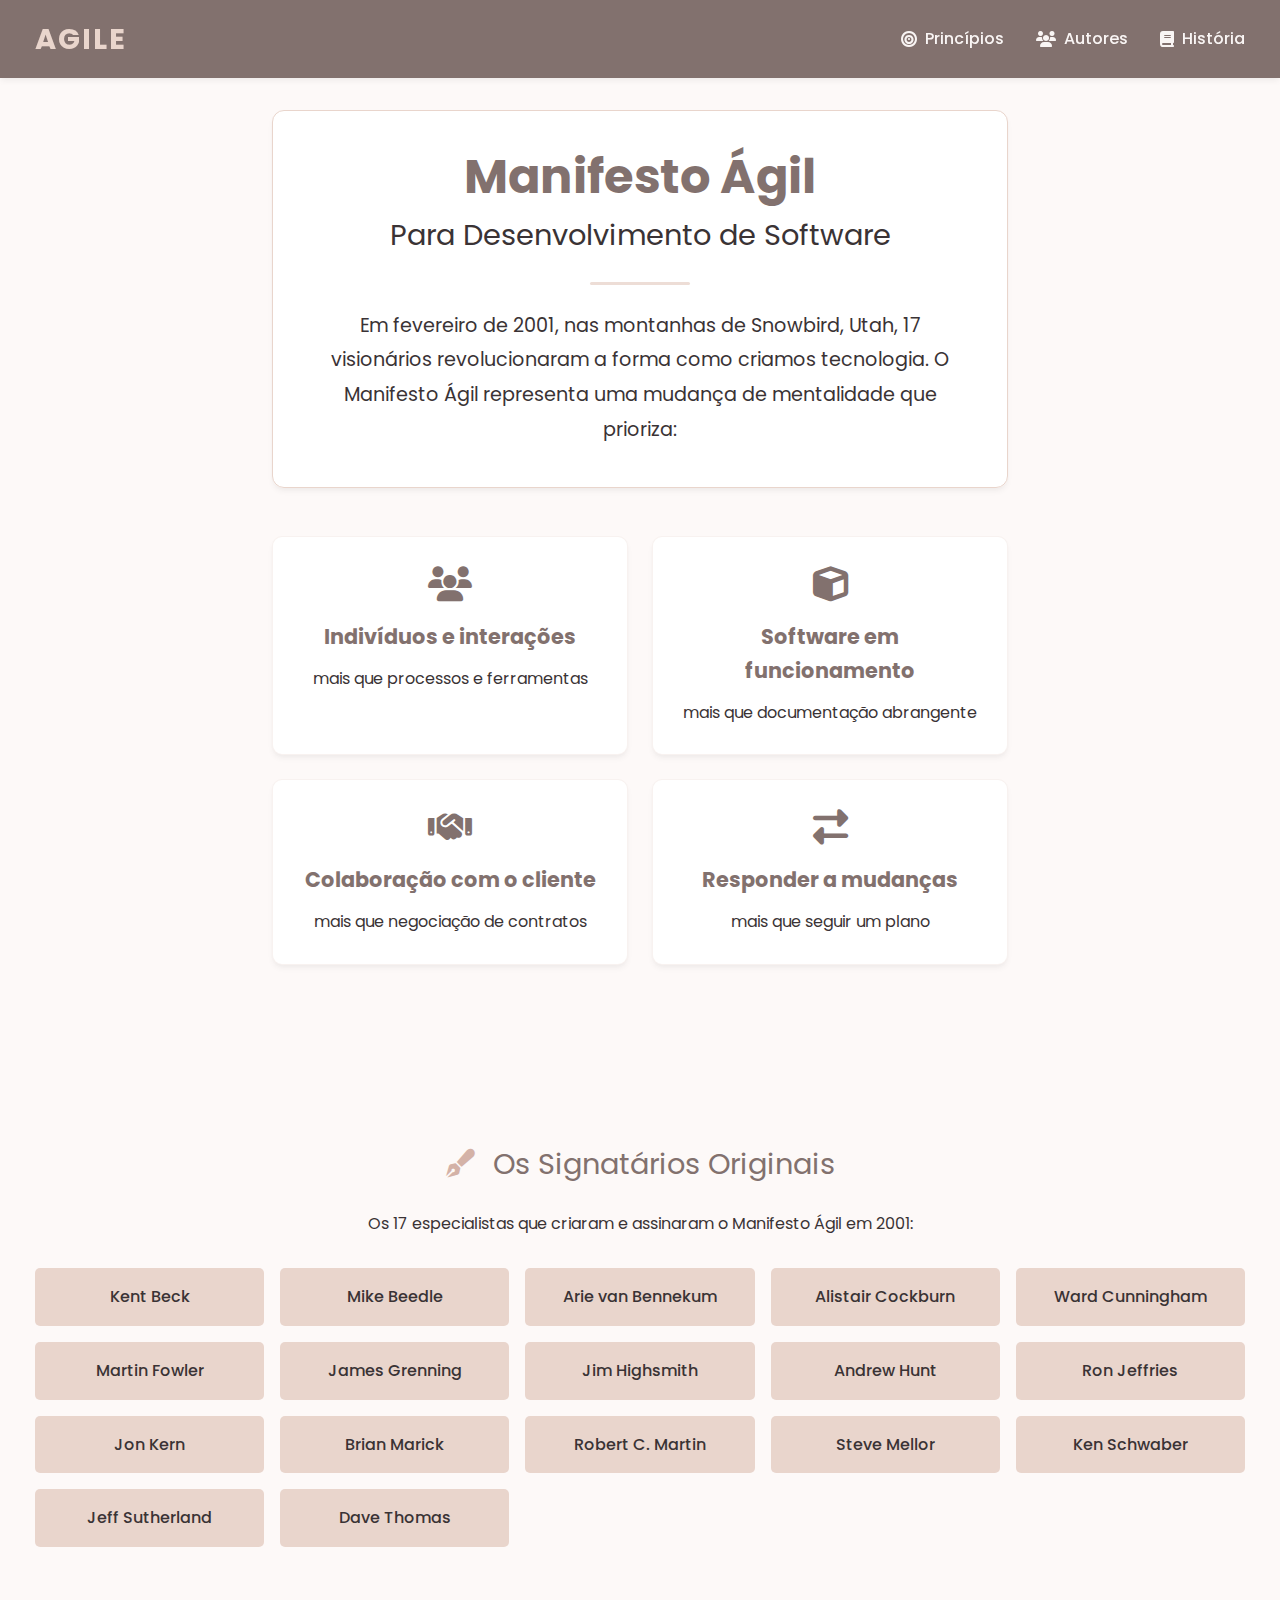
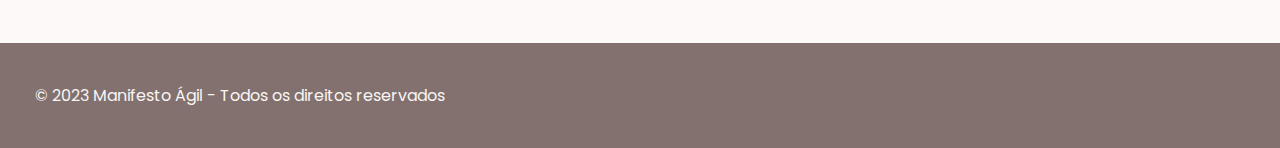
<file: index.html>
<!DOCTYPE html>
<html lang="pt-BR">
  <head>
    <meta charset="UTF-8" />
    <meta name="viewport" content="width=device-width, initial-scale=1.0" />
    <title>Manifesto Ágil | Princípios para Desenvolvimento de Software</title>
    <link rel="stylesheet" href="style.css" />
    <link rel="preconnect" href="https://fonts.googleapis.com" />
    <link rel="preconnect" href="https://fonts.gstatic.com" crossorigin />
    <link
      href="https://fonts.googleapis.com/css2?family=Poppins:wght@300;400;600;700&display=swap"
      rel="stylesheet"
    />
    <link
      rel="stylesheet"
      href="https://cdnjs.cloudflare.com/ajax/libs/font-awesome/6.4.0/css/all.min.css"
    />
  </head>
  <body>
    <header>
      <div class="topo container">
        <div class="logo"><a href="index.html">AGILE</a></div>
        <nav>
          <ul>
            <li>
              <a href="principio.html"
                ><i class="fas fa-bullseye"></i> Princípios</a
              >
            </li>
            <li>
              <a href="autores.html"><i class="fas fa-users"></i> Autores</a>
            </li>
            <li>
              <a href="historia.html"
                ><i class="fa-solid fa-book"></i> História</a
              >
            </li>
          </ul>
        </nav>
      </div>
    </header>

    <main class="container">
      <div class="hero">
        <div class="hero-content">
          <div class="hero-text">
            <h1>Manifesto Ágil</h1>
            <h2>Para Desenvolvimento de Software</h2>
            <div class="divider"></div>
            <p class="intro">
              Em fevereiro de 2001, nas montanhas de Snowbird, Utah, 17
              visionários revolucionaram a forma como criamos tecnologia. O
              Manifesto Ágil representa uma mudança de mentalidade que prioriza:
            </p>
          </div>

          <div class="values">
            <div class="value-card">
              <i class="fas fa-users"></i>
              <h3>Indivíduos e interações</h3>
              <p>mais que processos e ferramentas</p>
            </div>

            <div class="value-card">
              <i class="fas fa-cube"></i>
              <h3>Software em funcionamento</h3>
              <p>mais que documentação abrangente</p>
            </div>

            <div class="value-card">
              <i class="fas fa-handshake"></i>
              <h3>Colaboração com o cliente</h3>
              <p>mais que negociação de contratos</p>
            </div>

            <div class="value-card">
              <i class="fas fa-exchange-alt"></i>
              <h3>Responder a mudanças</h3>
              <p>mais que seguir um plano</p>
            </div>
          </div>
        </div>

        <section class="signatories">
          <h2><i class="fas fa-pen-fancy"></i> Os Signatários Originais</h2>
          <p>
            Os 17 especialistas que criaram e assinaram o Manifesto Ágil em
            2001:
          </p>
          <div class="signature-grid">
            <div class="signature">Kent Beck</div>
            <div class="signature">Mike Beedle</div>
            <div class="signature">Arie van Bennekum</div>
            <div class="signature">Alistair Cockburn</div>
            <div class="signature">Ward Cunningham</div>
            <div class="signature">Martin Fowler</div>
            <div class="signature">James Grenning</div>
            <div class="signature">Jim Highsmith</div>
            <div class="signature">Andrew Hunt</div>
            <div class="signature">Ron Jeffries</div>
            <div class="signature">Jon Kern</div>
            <div class="signature">Brian Marick</div>
            <div class="signature">Robert C. Martin</div>
            <div class="signature">Steve Mellor</div>
            <div class="signature">Ken Schwaber</div>
            <div class="signature">Jeff Sutherland</div>
            <div class="signature">Dave Thomas</div>
          </div>
        </section>
      </div>
    </main>

    <footer>
      <div class="container">
        <p>© 2023 Manifesto Ágil - Todos os direitos reservados</p>
        <div class="social-links">

        </div>
      </div>
    </footer>
  </body>
</html>
</file>
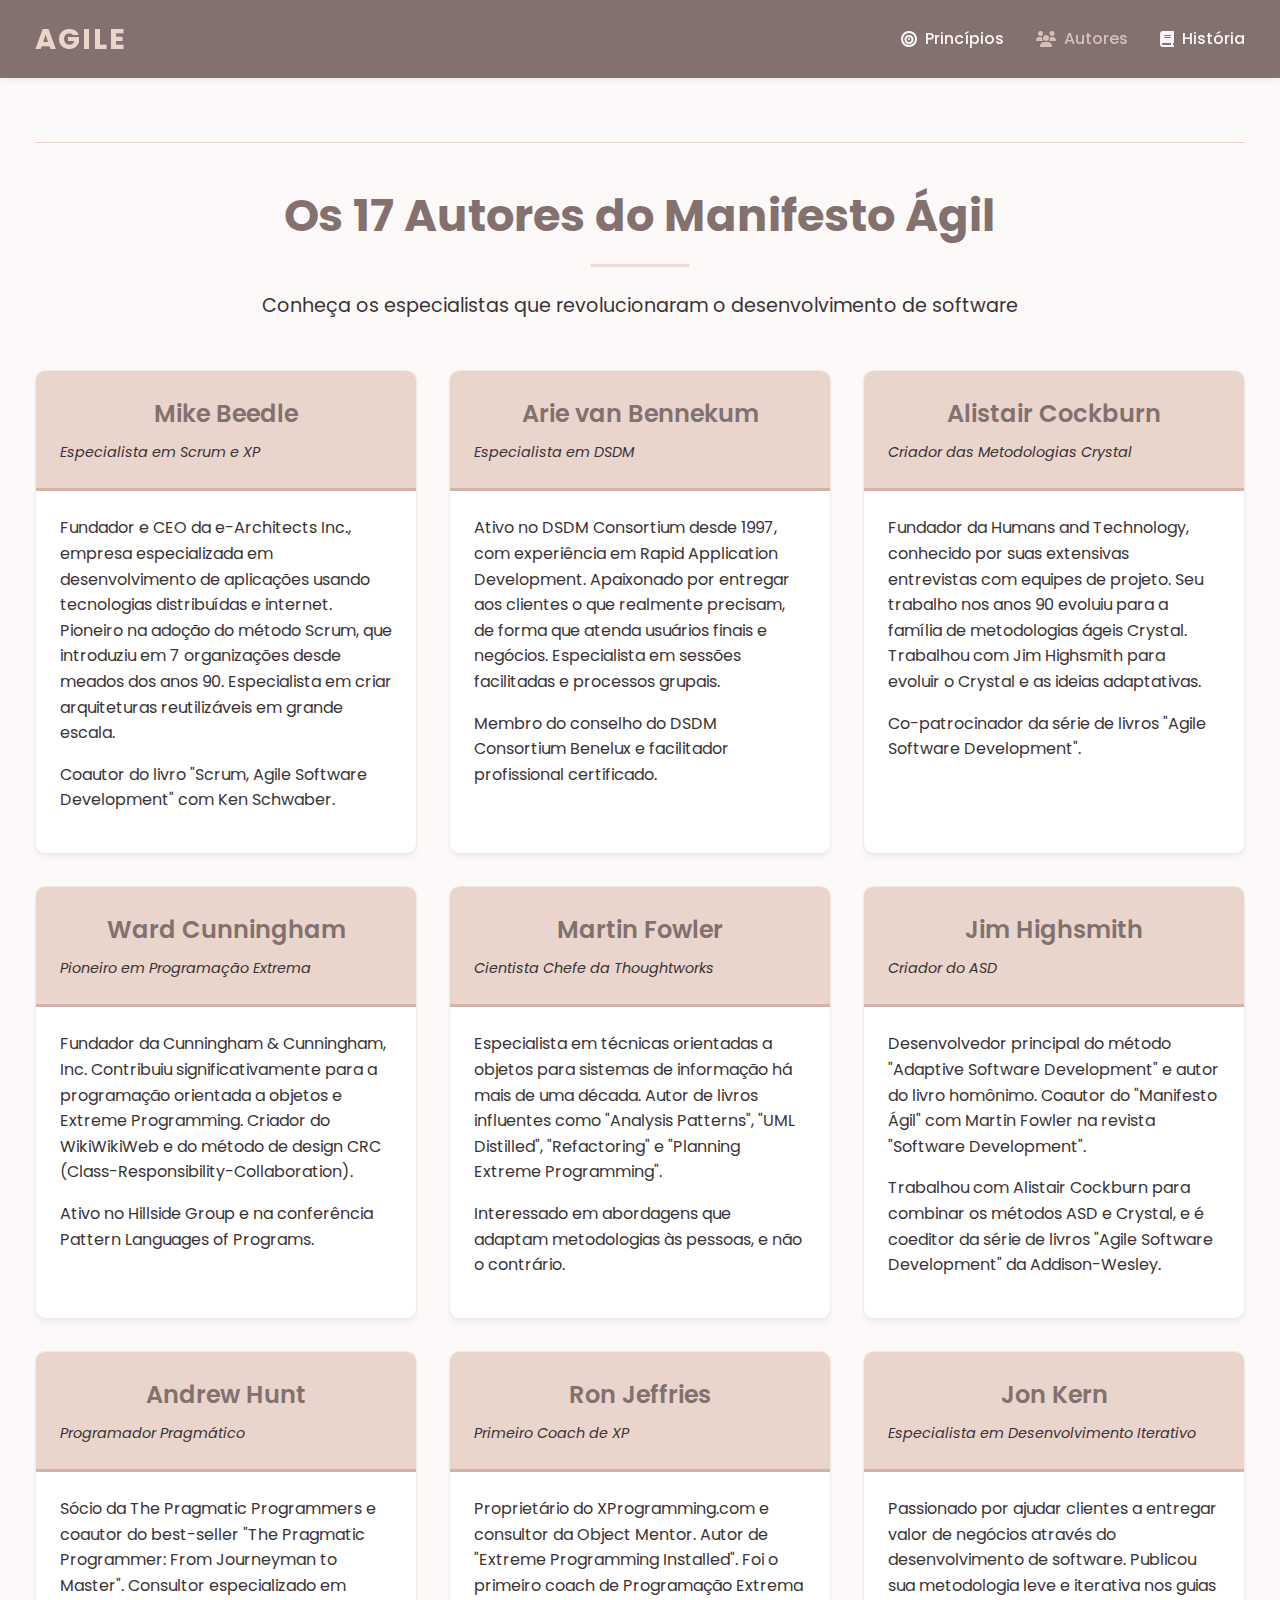
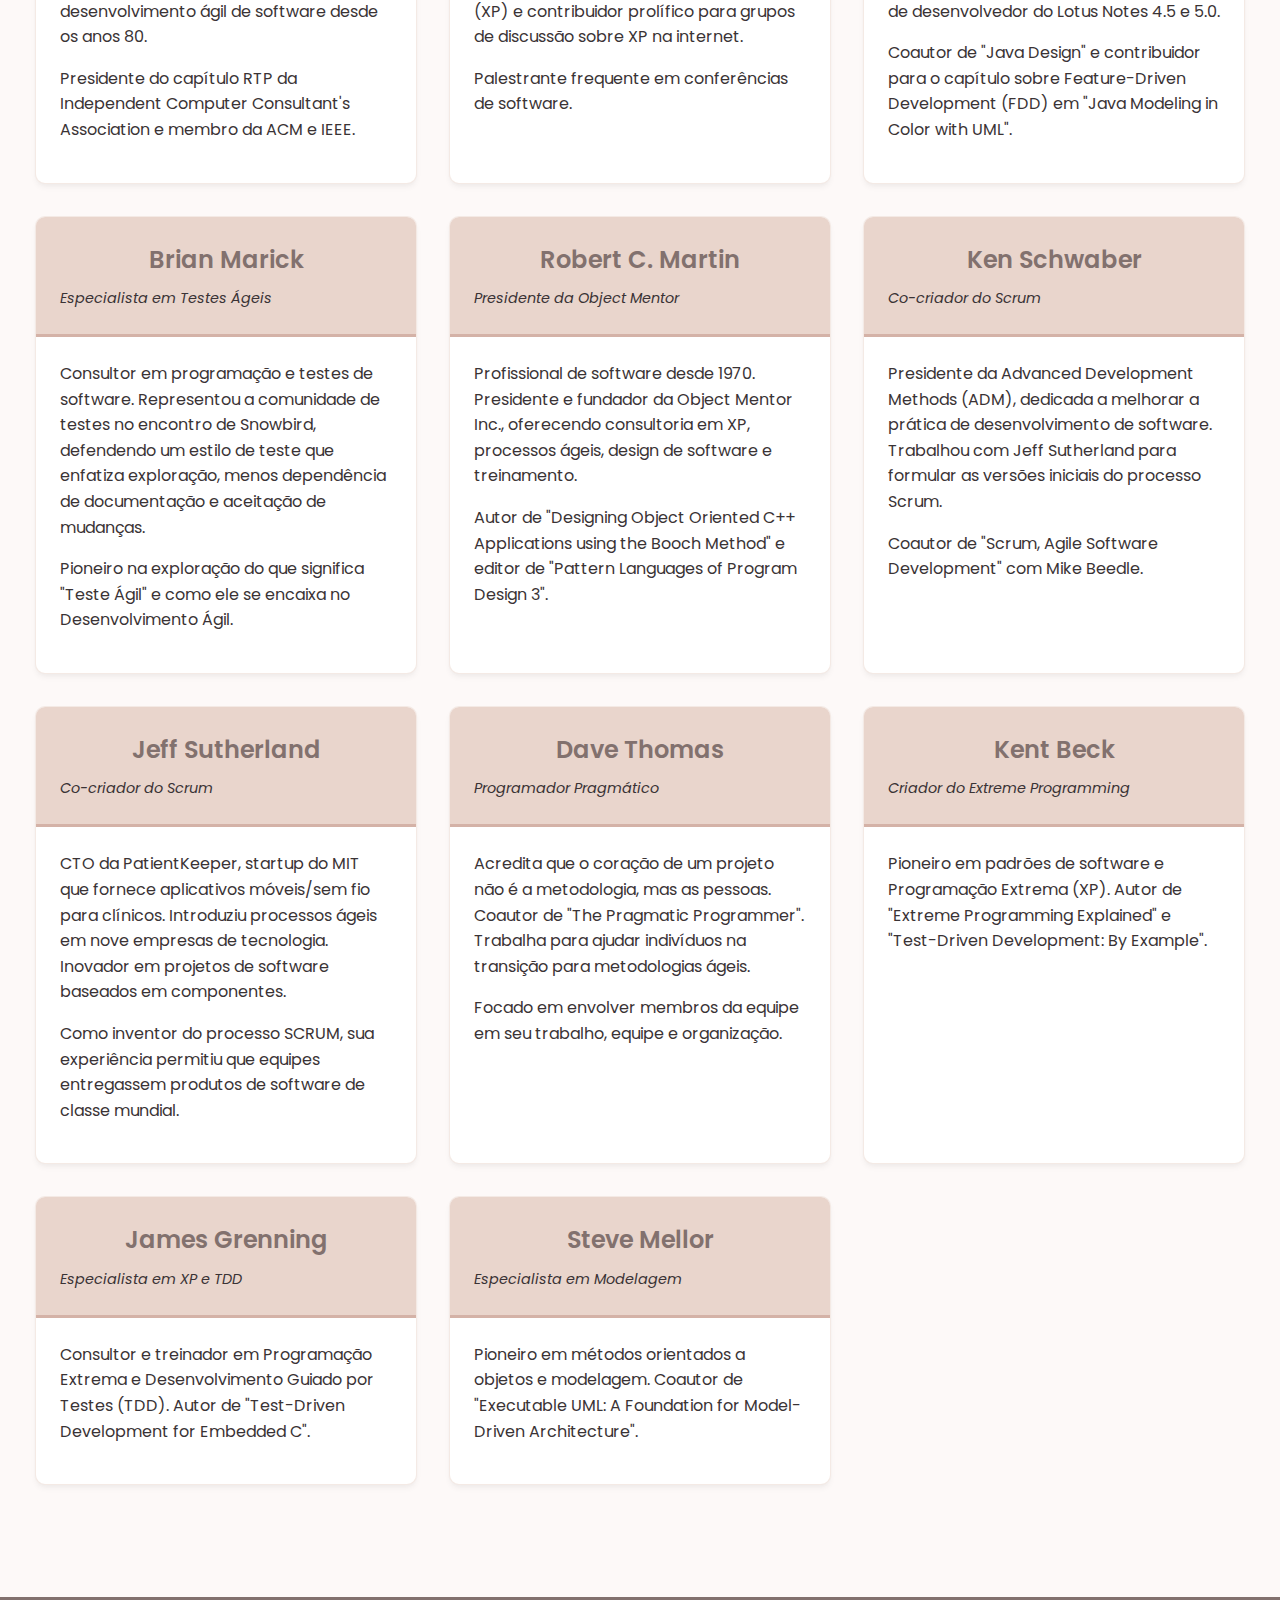
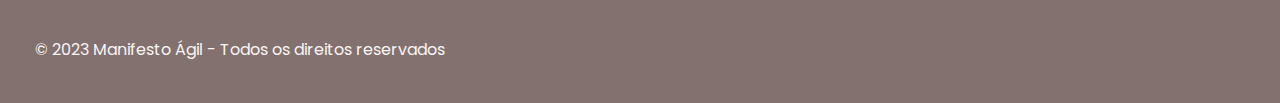
<file: autores.html>
<!DOCTYPE html>
<html lang="pt-BR">
  <head>
    <meta charset="UTF-8" />
    <meta name="viewport" content="width=device-width, initial-scale=1.0" />
    <title>Autores do Manifesto Ágil | Agile</title>
    <link rel="stylesheet" href="style.css" />
    <link rel="preconnect" href="https://fonts.googleapis.com" />
    <link rel="preconnect" href="https://fonts.gstatic.com" crossorigin />
    <link href="https://fonts.googleapis.com/css2?family=Poppins:wght@300;400;600;700&display=swap" rel="stylesheet" />
    <link rel="stylesheet" href="https://cdnjs.cloudflare.com/ajax/libs/font-awesome/6.4.0/css/all.min.css" />
  </head>
  <body>
    <header>
      <div class="topo container">
        <div class="logo"><a href="index.html">AGILE</a></div>
        <nav>
          <ul>
            <li>
              <a href="principio.html"><i class="fas fa-bullseye"></i> Princípios</a>
            </li>
            <li>
              <a href="autores.html" id="active"><i class="fas fa-users"></i> Autores</a>
            </li>
            <li>
              <a href="historia.html"><i class="fa-solid fa-book"></i> História</a>
            </li>
          </ul>
        </nav>
      </div>
    </header>

    <main class="container">
      <section class="authors-section">
        <div class="section-header">
          <h1>Os 17 Autores do Manifesto Ágil</h1>
          <div class="divider"></div>
          <p class="subtitle">Conheça os especialistas que revolucionaram o desenvolvimento de software</p>
        </div>

        <div class="authors-grid">
          <!-- Mike Beedle -->
          <div class="author-card">
            <div class="author-header">
              <h2>Mike Beedle</h2>
              <div class="author-role">Especialista em Scrum e XP</div>
            </div>
            <div class="author-bio">
              <p>Fundador e CEO da e-Architects Inc., empresa especializada em desenvolvimento de aplicações usando tecnologias distribuídas e internet. Pioneiro na adoção do método Scrum, que introduziu em 7 organizações desde meados dos anos 90. Especialista em criar arquiteturas reutilizáveis em grande escala.</p>
              <p>Coautor do livro "Scrum, Agile Software Development" com Ken Schwaber.</p>
            </div>
          </div>

          <!-- Arie van Bennekum -->
          <div class="author-card">
            <div class="author-header">
              <h2>Arie van Bennekum</h2>
              <div class="author-role">Especialista em DSDM</div>
            </div>
            <div class="author-bio">
              <p>Ativo no DSDM Consortium desde 1997, com experiência em Rapid Application Development. Apaixonado por entregar aos clientes o que realmente precisam, de forma que atenda usuários finais e negócios. Especialista em sessões facilitadas e processos grupais.</p>
              <p>Membro do conselho do DSDM Consortium Benelux e facilitador profissional certificado.</p>
            </div>
          </div>

          <!-- Alistair Cockburn -->
          <div class="author-card">
            <div class="author-header">
              <h2>Alistair Cockburn</h2>
              <div class="author-role">Criador das Metodologias Crystal</div>
            </div>
            <div class="author-bio">
              <p>Fundador da Humans and Technology, conhecido por suas extensivas entrevistas com equipes de projeto. Seu trabalho nos anos 90 evoluiu para a família de metodologias ágeis Crystal. Trabalhou com Jim Highsmith para evoluir o Crystal e as ideias adaptativas.</p>
              <p>Co-patrocinador da série de livros "Agile Software Development".</p>
            </div>
          </div>

          <!-- Ward Cunningham -->
          <div class="author-card">
            <div class="author-header">
              <h2>Ward Cunningham</h2>
              <div class="author-role">Pioneiro em Programação Extrema</div>
            </div>
            <div class="author-bio">
              <p>Fundador da Cunningham & Cunningham, Inc. Contribuiu significativamente para a programação orientada a objetos e Extreme Programming. Criador do WikiWikiWeb e do método de design CRC (Class-Responsibility-Collaboration).</p>
              <p>Ativo no Hillside Group e na conferência Pattern Languages of Programs.</p>
            </div>
          </div>

          <!-- Martin Fowler -->
          <div class="author-card">
            <div class="author-header">
              <h2>Martin Fowler</h2>
              <div class="author-role">Cientista Chefe da Thoughtworks</div>
            </div>
            <div class="author-bio">
              <p>Especialista em técnicas orientadas a objetos para sistemas de informação há mais de uma década. Autor de livros influentes como "Analysis Patterns", "UML Distilled", "Refactoring" e "Planning Extreme Programming".</p>
              <p>Interessado em abordagens que adaptam metodologias às pessoas, e não o contrário.</p>
            </div>
          </div>

          <!-- Jim Highsmith -->
          <div class="author-card">
            <div class="author-header">
              <h2>Jim Highsmith</h2>
              <div class="author-role">Criador do ASD</div>
            </div>
            <div class="author-bio">
              <p>Desenvolvedor principal do método "Adaptive Software Development" e autor do livro homônimo. Coautor do "Manifesto Ágil" com Martin Fowler na revista "Software Development".</p>
              <p>Trabalhou com Alistair Cockburn para combinar os métodos ASD e Crystal, e é coeditor da série de livros "Agile Software Development" da Addison-Wesley.</p>
            </div>
          </div>

          <!-- Andrew Hunt -->
          <div class="author-card">
            <div class="author-header">
              <h2>Andrew Hunt</h2>
              <div class="author-role">Programador Pragmático</div>
            </div>
            <div class="author-bio">
              <p>Sócio da The Pragmatic Programmers e coautor do best-seller "The Pragmatic Programmer: From Journeyman to Master". Consultor especializado em desenvolvimento ágil de software desde os anos 80.</p>
              <p>Presidente do capítulo RTP da Independent Computer Consultant's Association e membro da ACM e IEEE.</p>
            </div>
          </div>

          <!-- Ron Jeffries -->
          <div class="author-card">
            <div class="author-header">
              <h2>Ron Jeffries</h2>
              <div class="author-role">Primeiro Coach de XP</div>
            </div>
            <div class="author-bio">
              <p>Proprietário do XProgramming.com e consultor da Object Mentor. Autor de "Extreme Programming Installed". Foi o primeiro coach de Programação Extrema (XP) e contribuidor prolífico para grupos de discussão sobre XP na internet.</p>
              <p>Palestrante frequente em conferências de software.</p>
            </div>
          </div>

          <!-- Jon Kern -->
          <div class="author-card">
            <div class="author-header">
              <h2>Jon Kern</h2>
              <div class="author-role">Especialista em Desenvolvimento Iterativo</div>
            </div>
            <div class="author-bio">
              <p>Passionado por ajudar clientes a entregar valor de negócios através do desenvolvimento de software. Publicou sua metodologia leve e iterativa nos guias de desenvolvedor do Lotus Notes 4.5 e 5.0.</p>
              <p>Coautor de "Java Design" e contribuidor para o capítulo sobre Feature-Driven Development (FDD) em "Java Modeling in Color with UML".</p>
            </div>
          </div>

          <!-- Brian Marick -->
          <div class="author-card">
            <div class="author-header">
              <h2>Brian Marick</h2>
              <div class="author-role">Especialista em Testes Ágeis</div>
            </div>
            <div class="author-bio">
              <p>Consultor em programação e testes de software. Representou a comunidade de testes no encontro de Snowbird, defendendo um estilo de teste que enfatiza exploração, menos dependência de documentação e aceitação de mudanças.</p>
              <p>Pioneiro na exploração do que significa "Teste Ágil" e como ele se encaixa no Desenvolvimento Ágil.</p>
            </div>
          </div>

          <!-- Robert C. Martin -->
          <div class="author-card">
            <div class="author-header">
              <h2>Robert C. Martin</h2>
              <div class="author-role">Presidente da Object Mentor</div>
            </div>
            <div class="author-bio">
              <p>Profissional de software desde 1970. Presidente e fundador da Object Mentor Inc., oferecendo consultoria em XP, processos ágeis, design de software e treinamento.</p>
              <p>Autor de "Designing Object Oriented C++ Applications using the Booch Method" e editor de "Pattern Languages of Program Design 3".</p>
            </div>
          </div>

          <!-- Ken Schwaber -->
          <div class="author-card">
            <div class="author-header">
              <h2>Ken Schwaber</h2>
              <div class="author-role">Co-criador do Scrum</div>
            </div>
            <div class="author-bio">
              <p>Presidente da Advanced Development Methods (ADM), dedicada a melhorar a prática de desenvolvimento de software. Trabalhou com Jeff Sutherland para formular as versões iniciais do processo Scrum.</p>
              <p>Coautor de "Scrum, Agile Software Development" com Mike Beedle.</p>
            </div>
          </div>

          <!-- Jeff Sutherland -->
          <div class="author-card">
            <div class="author-header">
              <h2>Jeff Sutherland</h2>
              <div class="author-role">Co-criador do Scrum</div>
            </div>
            <div class="author-bio">
              <p>CTO da PatientKeeper, startup do MIT que fornece aplicativos móveis/sem fio para clínicos. Introduziu processos ágeis em nove empresas de tecnologia. Inovador em projetos de software baseados em componentes.</p>
              <p>Como inventor do processo SCRUM, sua experiência permitiu que equipes entregassem produtos de software de classe mundial.</p>
            </div>
          </div>

          <!-- Dave Thomas -->
          <div class="author-card">
            <div class="author-header">
              <h2>Dave Thomas</h2>
              <div class="author-role">Programador Pragmático</div>
            </div>
            <div class="author-bio">
              <p>Acredita que o coração de um projeto não é a metodologia, mas as pessoas. Coautor de "The Pragmatic Programmer". Trabalha para ajudar indivíduos na transição para metodologias ágeis.</p>
              <p>Focado em envolver membros da equipe em seu trabalho, equipe e organização.</p>
            </div>
          </div>

          <!-- Autores restantes com biografias mais curtas -->
          <div class="author-card">
            <div class="author-header">
              <h2>Kent Beck</h2>
              <div class="author-role">Criador do Extreme Programming</div>
            </div>
            <div class="author-bio">
              <p>Pioneiro em padrões de software e Programação Extrema (XP). Autor de "Extreme Programming Explained" e "Test-Driven Development: By Example".</p>
            </div>
          </div>

          <div class="author-card">
            <div class="author-header">
              <h2>James Grenning</h2>
              <div class="author-role">Especialista em XP e TDD</div>
            </div>
            <div class="author-bio">
              <p>Consultor e treinador em Programação Extrema e Desenvolvimento Guiado por Testes (TDD). Autor de "Test-Driven Development for Embedded C".</p>
            </div>
          </div>

          <div class="author-card">
            <div class="author-header">
              <h2>Steve Mellor</h2>
              <div class="author-role">Especialista em Modelagem</div>
            </div>
            <div class="author-bio">
              <p>Pioneiro em métodos orientados a objetos e modelagem. Coautor de "Executable UML: A Foundation for Model-Driven Architecture".</p>
            </div>
          </div>
        </div>
      </section>
    </main>

    <footer>
      <div class="container">
        <p>© 2023 Manifesto Ágil - Todos os direitos reservados</p>
        <div class="social-links">

        </div>
      </div>
    </footer>
  </body>
</html>
</file>
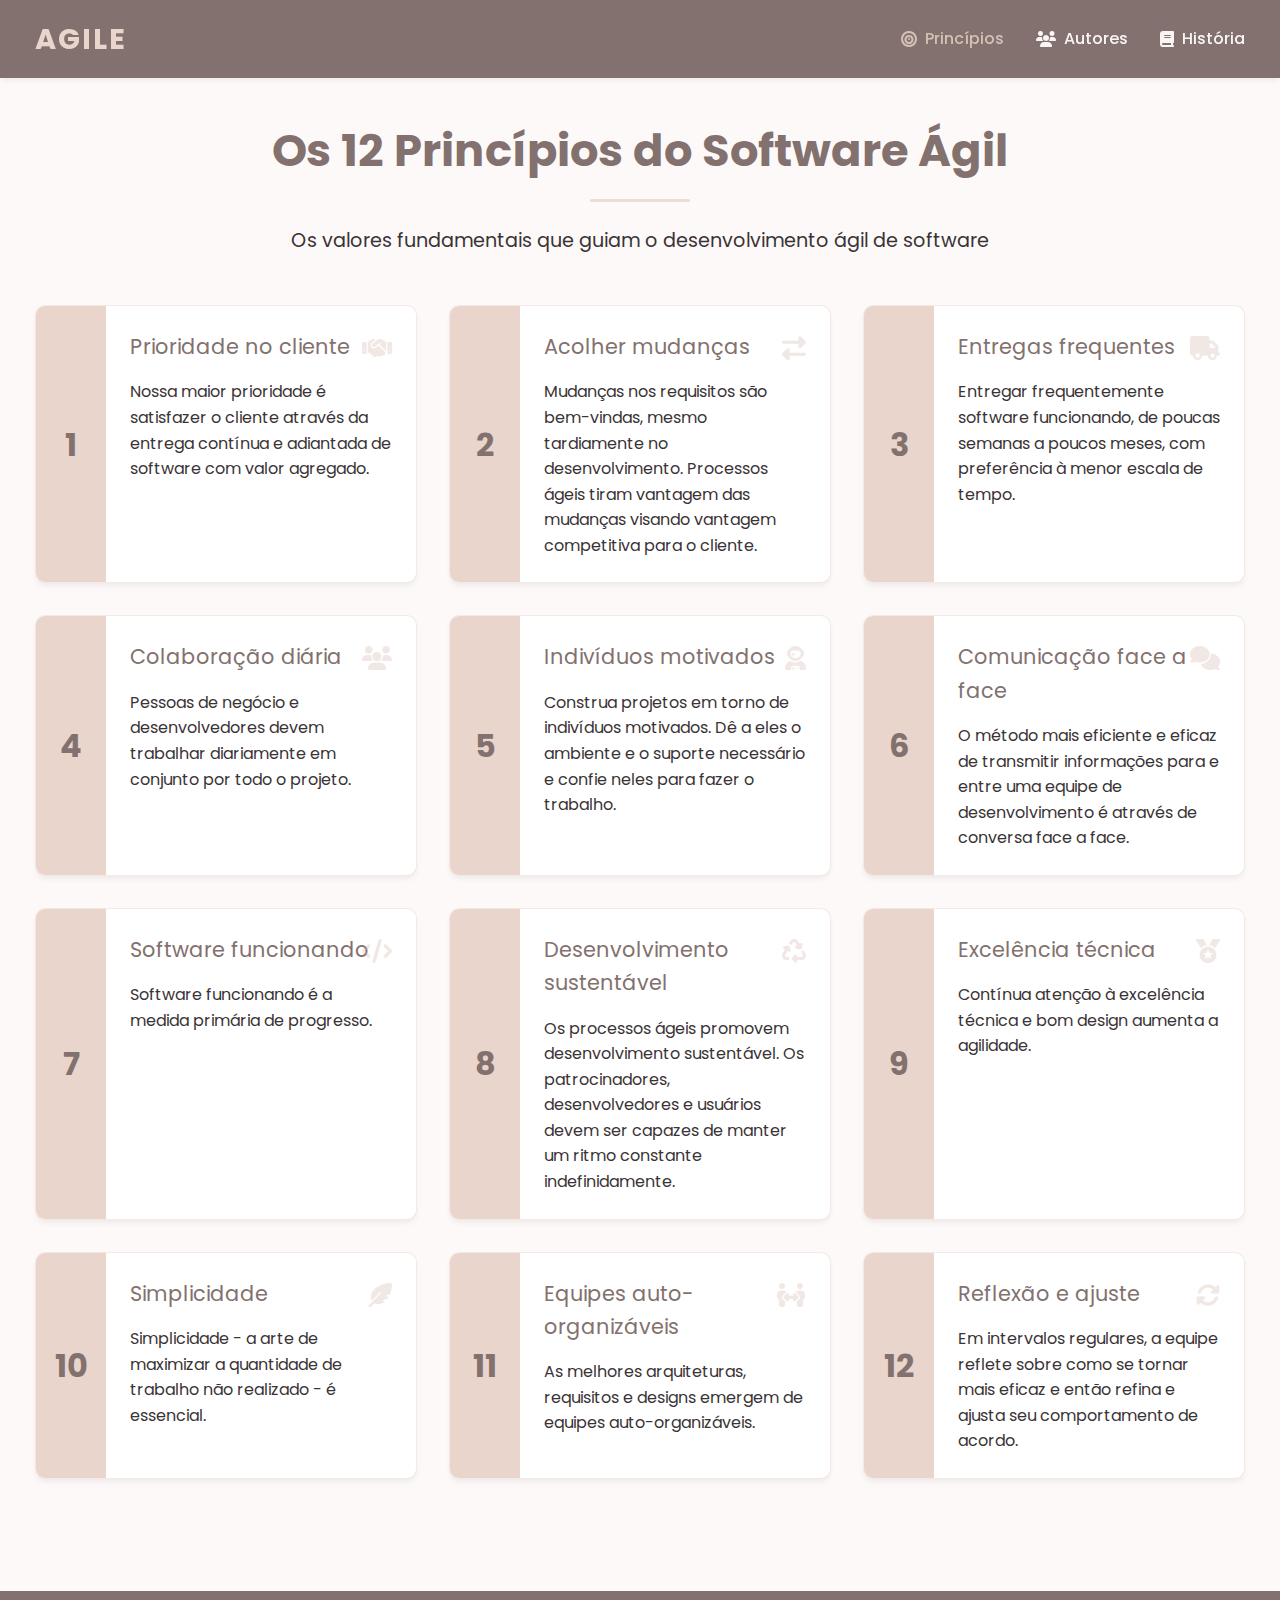
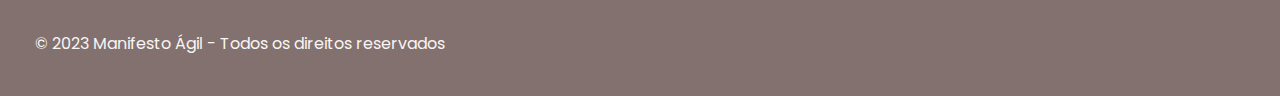
<file: principio.html>
<!DOCTYPE html>
<html lang="pt-BR">
  <head>
    <meta charset="UTF-8" />
    <meta name="viewport" content="width=device-width, initial-scale=1.0" />
    <title>Princípios do Manifesto Ágil | Agile</title>
    <link rel="stylesheet" href="style.css" />
    <link rel="preconnect" href="https://fonts.googleapis.com" />
    <link rel="preconnect" href="https://fonts.gstatic.com" crossorigin />
    <link href="https://fonts.googleapis.com/css2?family=Poppins:wght@300;400;600;700&display=swap" rel="stylesheet" />
    <link rel="stylesheet" href="https://cdnjs.cloudflare.com/ajax/libs/font-awesome/6.4.0/css/all.min.css" />
  </head>
  <body>
    <header>
      <div class="topo container">
        <div class="logo"><a href="index.html">AGILE</a></div>
        <nav>
          <ul>
            <li>
              <a href="principio.html" id="active"><i class="fas fa-bullseye"></i> Princípios</a>
            </li>
            <li>
              <a href="autores.html"><i class="fas fa-users"></i> Autores</a>
            </li>
            <li>
              <a href="historia.html"><i class="fa-solid fa-book"></i> História</a>
            </li>
          </ul>
        </nav>
      </div>
    </header>

    <main class="container">
      <section class="principles-section">
        <div class="section-header">
          <h1>Os 12 Princípios do Software Ágil</h1>
          <div class="divider"></div>
          <p class="subtitle">Os valores fundamentais que guiam o desenvolvimento ágil de software</p>
        </div>

        <div class="principles-container">
          <!-- Princípio 1 -->
          <div class="principle-card">
            <div class="principle-number">1</div>
            <div class="principle-content">
              <h2>Prioridade no cliente</h2>
              <p>Nossa maior prioridade é satisfazer o cliente através da entrega contínua e adiantada de software com valor agregado.</p>
              <div class="principle-icon">
                <i class="fas fa-handshake"></i>
              </div>
            </div>
          </div>

          <!-- Princípio 2 -->
          <div class="principle-card">
            <div class="principle-number">2</div>
            <div class="principle-content">
              <h2>Acolher mudanças</h2>
              <p>Mudanças nos requisitos são bem-vindas, mesmo tardiamente no desenvolvimento. Processos ágeis tiram vantagem das mudanças visando vantagem competitiva para o cliente.</p>
              <div class="principle-icon">
                <i class="fas fa-exchange-alt"></i>
              </div>
            </div>
          </div>

          <!-- Princípio 3 -->
          <div class="principle-card">
            <div class="principle-number">3</div>
            <div class="principle-content">
              <h2>Entregas frequentes</h2>
              <p>Entregar frequentemente software funcionando, de poucas semanas a poucos meses, com preferência à menor escala de tempo.</p>
              <div class="principle-icon">
                <i class="fas fa-truck"></i>
              </div>
            </div>
          </div>

          <!-- Princípio 4 -->
          <div class="principle-card">
            <div class="principle-number">4</div>
            <div class="principle-content">
              <h2>Colaboração diária</h2>
              <p>Pessoas de negócio e desenvolvedores devem trabalhar diariamente em conjunto por todo o projeto.</p>
              <div class="principle-icon">
                <i class="fas fa-users"></i>
              </div>
            </div>
          </div>

          <!-- Princípio 5 -->
          <div class="principle-card">
            <div class="principle-number">5</div>
            <div class="principle-content">
              <h2>Indivíduos motivados</h2>
              <p>Construa projetos em torno de indivíduos motivados. Dê a eles o ambiente e o suporte necessário e confie neles para fazer o trabalho.</p>
              <div class="principle-icon">
                <i class="fas fa-user-astronaut"></i>
              </div>
            </div>
          </div>

          <!-- Princípio 6 -->
          <div class="principle-card">
            <div class="principle-number">6</div>
            <div class="principle-content">
              <h2>Comunicação face a face</h2>
              <p>O método mais eficiente e eficaz de transmitir informações para e entre uma equipe de desenvolvimento é através de conversa face a face.</p>
              <div class="principle-icon">
                <i class="fas fa-comments"></i>
              </div>
            </div>
          </div>

          <!-- Princípio 7 -->
          <div class="principle-card">
            <div class="principle-number">7</div>
            <div class="principle-content">
              <h2>Software funcionando</h2>
              <p>Software funcionando é a medida primária de progresso.</p>
              <div class="principle-icon">
                <i class="fas fa-code"></i>
              </div>
            </div>
          </div>

          <!-- Princípio 8 -->
          <div class="principle-card">
            <div class="principle-number">8</div>
            <div class="principle-content">
              <h2>Desenvolvimento sustentável</h2>
              <p>Os processos ágeis promovem desenvolvimento sustentável. Os patrocinadores, desenvolvedores e usuários devem ser capazes de manter um ritmo constante indefinidamente.</p>
              <div class="principle-icon">
                <i class="fas fa-recycle"></i>
              </div>
            </div>
          </div>

          <!-- Princípio 9 -->
          <div class="principle-card">
            <div class="principle-number">9</div>
            <div class="principle-content">
              <h2>Excelência técnica</h2>
              <p>Contínua atenção à excelência técnica e bom design aumenta a agilidade.</p>
              <div class="principle-icon">
                <i class="fas fa-medal"></i>
              </div>
            </div>
          </div>

          <!-- Princípio 10 -->
          <div class="principle-card">
            <div class="principle-number">10</div>
            <div class="principle-content">
              <h2>Simplicidade</h2>
              <p>Simplicidade - a arte de maximizar a quantidade de trabalho não realizado - é essencial.</p>
              <div class="principle-icon">
                <i class="fas fa-feather-alt"></i>
              </div>
            </div>
          </div>

          <!-- Princípio 11 -->
          <div class="principle-card">
            <div class="principle-number">11</div>
            <div class="principle-content">
              <h2>Equipes auto-organizáveis</h2>
              <p>As melhores arquiteturas, requisitos e designs emergem de equipes auto-organizáveis.</p>
              <div class="principle-icon">
                <i class="fas fa-people-arrows"></i>
              </div>
            </div>
          </div>

          <!-- Princípio 12 -->
          <div class="principle-card">
            <div class="principle-number">12</div>
            <div class="principle-content">
              <h2>Reflexão e ajuste</h2>
              <p>Em intervalos regulares, a equipe reflete sobre como se tornar mais eficaz e então refina e ajusta seu comportamento de acordo.</p>
              <div class="principle-icon">
                <i class="fas fa-sync-alt"></i>
              </div>
            </div>
          </div>
        </div>
      </section>
    </main>

    <footer>
      <div class="container">
        <p>© 2023 Manifesto Ágil - Todos os direitos reservados</p>
        <div class="social-links">

        </div>
      </div>
    </footer>
  </body>
</html>
</file>
<file: style.css>
:root {
    --primary-color: #E9D5CC;
    --hover-color: #d5c0b6;
    --secondary-color: #82716E;
    --accent-color: #D4B2A7;
    --text-color: #3A3335;
    --light-text: #F9F5F4;
    --background: #FDF9F8;
    --card-bg: #FFFFFF;
    --shadow: 0 4px 6px -1px rgba(0, 0, 0, 0.05), 0 2px 4px -1px rgba(0, 0, 0, 0.02);
}

* {
    box-sizing: border-box;
    margin: 0;
    padding: 0;
}

html,
body {
    width: 100%;
    height: 100%;
    font-family: 'Poppins', sans-serif;
    color: var(--text-color);
    background-color: var(--background);
    line-height: 1.6;
}

.container {
    max-width: 1250px;
    margin: 0 auto;
    padding: 0 20px;
}

/* Header Styles */
header {
    background-color: var(--secondary-color);
    color: var(--light-text);
    padding: 1rem 0;
    box-shadow: var(--shadow);
    position: sticky;
    top: 0;
    z-index: 100;
}

header .topo {
    display: flex;
    justify-content: space-between;
    align-items: center;
}

.logo {
    font-size: 1.8rem;
    font-weight: 700;
    letter-spacing: 2px;
    color: var(--primary-color);
}

.logo a {
    text-decoration: none;
    color: inherit;
}

nav ul {
    display: flex;
    list-style: none;
    gap: 2rem;
}

nav a {
    color: var(--light-text);
    text-decoration: none;
    font-weight: 500;
    transition: all 0.3s ease;
    display: flex;
    align-items: center;
    gap: 0.5rem;
}

nav a:hover {
    color: var(--hover-color);
    transform: translateY(-2px);
}

#active {
    color: var(--hover-color);
}

/* Main Content */
main {
    padding: 4rem 0 3rem;
}

.hero {
    display: flex;
    flex-direction: column;
    gap: 3rem;
}

.hero-content {
    text-align: center;
    max-width: 800px;
    margin: 0 auto;
    padding: 2rem;
    position: relative;
}

.hero-text {
    background-color: rgba(255, 255, 255, 0.92);
    padding: 2.5rem;
    border-radius: 12px;
    box-shadow: var(--shadow);
    border: 1px solid var(--primary-color);
}

h1 {
    font-size: 3rem;
    font-weight: 700;
    color: var(--secondary-color);
    margin-bottom: 0.5rem;
    line-height: 1.1;
}

h2 {
    font-size: 1.8rem;
    font-weight: 400;
    color: var(--text-color);
    margin-bottom: 1.5rem;
}

.divider {
    width: 100px;
    height: 3px;
    background: var(--primary-color);
    margin: 1.5rem auto;
    border-radius: 2px;
    opacity: 0.8;
}

.intro {
    font-size: 1.2rem;
    line-height: 1.8;
    color: var(--text-color);
    max-width: 700px;
    margin: 0 auto;
}

/* Values Section */
.values {
    display: grid;
    grid-template-columns: repeat(auto-fit, minmax(250px, 1fr));
    gap: 1.5rem;
    margin-top: 3rem;
}

.value-card {
    background: var(--card-bg);
    padding: 1.8rem 1.5rem;
    border-radius: 10px;
    box-shadow: var(--shadow);
    transition: all 0.3s ease;
    text-align: center;
    border-top: 4px solid var(--primary-color);
    border: 1px solid rgba(233, 213, 204, 0.3);
}

.value-card:hover {
    transform: translateY(-5px);
    box-shadow: 0 10px 25px -5px rgba(0, 0, 0, 0.1);
}

.value-card i {
    font-size: 2.2rem;
    color: var(--secondary-color);
    margin-bottom: 1.2rem;
}

.value-card h3 {
    color: var(--secondary-color);
    margin-bottom: 0.8rem;
    font-size: 1.3rem;
}

/* Authors Section */
.authors-section {
    margin-top: 4rem;
    padding-top: 3rem;
    border-top: 1px solid var(--primary-color);
}

.authors-section h2 {
    color: var(--secondary-color);
    margin-bottom: 2.5rem;
    text-align: center;
    font-size: 2.2rem;
    font-weight: 600;
}

.nomes {
    display: grid;
    grid-template-columns: repeat(auto-fill, minmax(200px, 1fr));
    gap: 1.5rem;
}

.author {
    background: var(--card-bg);
    padding: 1.2rem;
    border-radius: 8px;
    box-shadow: var(--shadow);
    display: flex;
    align-items: center;
    gap: 1rem;
    transition: all 0.3s ease;
    border: 1px solid rgba(233, 213, 204, 0.3);
}

.author:hover {
    transform: translateY(-3px);
    box-shadow: 0 10px 15px -3px rgba(0, 0, 0, 0.1);
}

.author i {
    color: var(--secondary-color);
    font-size: 1.1rem;
}

/* História - Timeline */
.history-section {
    padding: 3rem 0 0;
}

.history-header {
    text-align: center;
    margin-bottom: 3rem;
}

.history-header h1 {
    font-size: 2.8rem;
    color: var(--secondary-color);
}

.subtitle {
    font-size: 1.2rem;
    color: var(--text-color);
    margin-top: 1rem;
}

.timeline {
    position: relative;
    max-width: 900px;
    margin: 0 auto;
    padding: 2rem 0;
}

.timeline::before {
    content: '';
    position: absolute;
    width: 2px;
    background-color: var(--primary-color);
    top: 0;
    bottom: 0;
    left: 50%;
    margin-left: -1px;
}

.timeline-item {
    padding: 20px 40px;
    position: relative;
    width: 50%;
    box-sizing: border-box;
}

.timeline-item:nth-child(odd) {
    left: 0;
}

.timeline-item:nth-child(even) {
    left: 50%;
}

.timeline-content {
    padding: 2rem;
    background: var(--card-bg);
    border-radius: 10px;
    box-shadow: var(--shadow);
    border: 1px solid rgba(233, 213, 204, 0.5);
}

.timeline-content h2 {
    color: var(--secondary-color);
    margin-bottom: 1rem;
    font-size: 1.5rem;
}

.timeline-content h2 i {
    margin-right: 10px;
    color: var(--accent-color);
}

.timeline-date {
    font-style: italic;
    color: var(--accent-color);
    margin-bottom: 1rem;
}

.timeline-image {
    margin: 1.5rem 0;
}

.timeline-image img {
    width: 100%;
    border-radius: 8px;
    border: 1px solid var(--primary-color);
}

.image-caption {
    font-size: 0.9rem;
    text-align: center;
    margin-top: 0.5rem;
    color: var(--secondary-color);
}

.values-list {
    list-style-type: none;
    padding-left: 0;
}

.values-list li {
    padding: 0.5rem 0;
    position: relative;
    padding-left: 2rem;
}

.values-list li::before {
    content: '•';
    color: var(--accent-color);
    font-size: 1.5rem;
    position: absolute;
    left: 0;
    top: 0;
}

/* Signatários */
.signatories {
    margin-top: 4rem;
    text-align: center;
    padding: 2rem 0;
}

.signatories h2 {
    color: var(--secondary-color);
    margin-bottom: 1.5rem;
}

.signatories h2 i {
    margin-right: 10px;
    color: var(--accent-color);
}

.signature-grid {
    display: grid;
    grid-template-columns: repeat(auto-fill, minmax(200px, 1fr));
    gap: 1rem;
    margin-top: 2rem;
}

.signature {
    background: var(--primary-color);
    padding: 1rem;
    border-radius: 5px;
    color: var(--text-color);
    font-weight: 500;
}


/* Autores */
.authors-section {
    padding: 3rem 0;
}

.section-header {
    text-align: center;
    margin-bottom: 3rem;
}

.section-header h1 {
    font-size: 2.8rem;
    color: var(--secondary-color);
}

.subtitle {
    font-size: 1.2rem;
    color: var(--text-color);
    margin-top: 1rem;
}

.authors-grid {
    display: grid;
    grid-template-columns: repeat(auto-fill, minmax(350px, 1fr));
    gap: 2rem;
}

.author-card {
    background: var(--card-bg);
    border-radius: 10px;
    box-shadow: var(--shadow);
    overflow: hidden;
    transition: all 0.3s ease;
    border: 1px solid rgba(233, 213, 204, 0.5);
}

.author-card:hover {
    transform: translateY(-5px);
    box-shadow: 0 10px 25px -5px rgba(0, 0, 0, 0.1);
}

.author-header {
    background-color: var(--primary-color);
    padding: 1.5rem;
    border-bottom: 3px solid var(--accent-color);
}

.author-header h2 {
    color: var(--secondary-color);
    font-size: 1.5rem;
    margin-bottom: 0.5rem;
}

.author-role {
    color: var(--text-color);
    font-style: italic;
    font-size: 0.9rem;
}

.author-bio {
    padding: 1.5rem;
}

.author-bio p {
    margin-bottom: 1rem;
    line-height: 1.6;
}


/* Princípios */
.principles-section {
    padding: 3rem 0;
}

.principles-container {
    display: grid;
    grid-template-columns: repeat(auto-fill, minmax(350px, 1fr));
    gap: 2rem;
    margin-top: 3rem;
}

.principle-card {
    background: var(--card-bg);
    border-radius: 10px;
    box-shadow: var(--shadow);
    overflow: hidden;
    transition: all 0.3s ease;
    border: 1px solid rgba(233, 213, 204, 0.5);
    display: flex;
    min-height: 100%;
}

.principle-card:hover {
    transform: translateY(-5px);
    box-shadow: 0 10px 25px -5px rgba(0, 0, 0, 0.1);
}

.principle-number {
    background-color: var(--primary-color);
    color: var(--secondary-color);
    font-size: 2rem;
    font-weight: 700;
    display: flex;
    align-items: center;
    justify-content: center;
    min-width: 70px;
    padding: 1rem;
}

.principle-content {
    padding: 1.5rem;
    position: relative;
    flex: 1;
}

.principle-content h2 {
    color: var(--secondary-color);
    font-size: 1.3rem;
    margin-bottom: 1rem;
}

.principle-icon {
    position: absolute;
    top: 1.5rem;
    right: 1.5rem;
    color: var(--accent-color);
    font-size: 1.5rem;
    opacity: 0.3;
}



/* Footer */
footer {
    background: var(--secondary-color);
    color: var(--light-text);
    padding: 2.5rem 0;
    margin-top: 4rem;
}

footer .container {
    display: flex;
    justify-content: space-between;
    align-items: center;
}

.social-links {
    display: flex;
    gap: 1.5rem;
}

.social-links a {
    color: var(--light-text);
    font-size: 1.3rem;
    transition: all 0.3s ease;
}

.social-links a:hover {
    transform: translateY(-3px);
    color: var(--primary-color);
}

/* Animations */
.hero-content {
    animation: fadeInUp 0.8s ease-out;
}

@keyframes fadeInUp {
    from {
        opacity: 0;
        transform: translateY(20px);
    }

    to {
        opacity: 1;
        transform: translateY(0);
    }
}

/* Responsive Design */
@media (max-width: 768px) {
    header .topo {
        flex-direction: column;
        gap: 1rem;
    }

    nav ul {
        gap: 1rem;
    }

    h1 {
        font-size: 2.2rem;
    }

    h2 {
        font-size: 1.4rem;
    }

    .hero-text {
        padding: 1.8rem;
    }

    .intro {
        font-size: 1.1rem;
    }

    .nomes {
        grid-template-columns: repeat(auto-fill, minmax(160px, 1fr));
    }

    .timeline::before {
        left: 40px;
    }

    .timeline-item {
        width: 100%;
        padding-left: 70px;
        padding-right: 25px;
    }

    .timeline-item:nth-child(even) {
        left: 0;
    }

    .history-header h1 {
        font-size: 2.2rem;
    }

    .signature-grid {
        grid-template-columns: repeat(auto-fill, minmax(150px, 1fr));
    }

    .authors-grid {
        grid-template-columns: 1fr;
    }

    .section-header h1 {
        font-size: 2.2rem;
    }

    .principles-container {
        grid-template-columns: 1fr;
    }

    .section-header h1 {
        font-size: 2.2rem;
    }
}

@media (max-width: 480px) {
    .values {
        grid-template-columns: 1fr;
    }

    .nomes {
        grid-template-columns: 1fr;
    }

    footer .container {
        flex-direction: column;
        gap: 1.5rem;
        text-align: center;
    }

    .hero-text {
        padding: 1.5rem;
    }

    h1 {
        font-size: 2rem;
    }

    .timeline-content {
        padding: 1.5rem;
    }

    .signature-grid {
        grid-template-columns: 1fr 1fr;
    }

    .author-header {
        padding: 1.2rem;
    }

    .author-bio {
        padding: 1.2rem;
    }

    .principle-card {
        flex-direction: column;
    }

    .principle-number {
        min-width: 100%;
        padding: 0.5rem;
        font-size: 1.5rem;
    }

    .principle-icon {
        position: static;
        margin-top: 1rem;
        text-align: right;
    }
}
</file>
